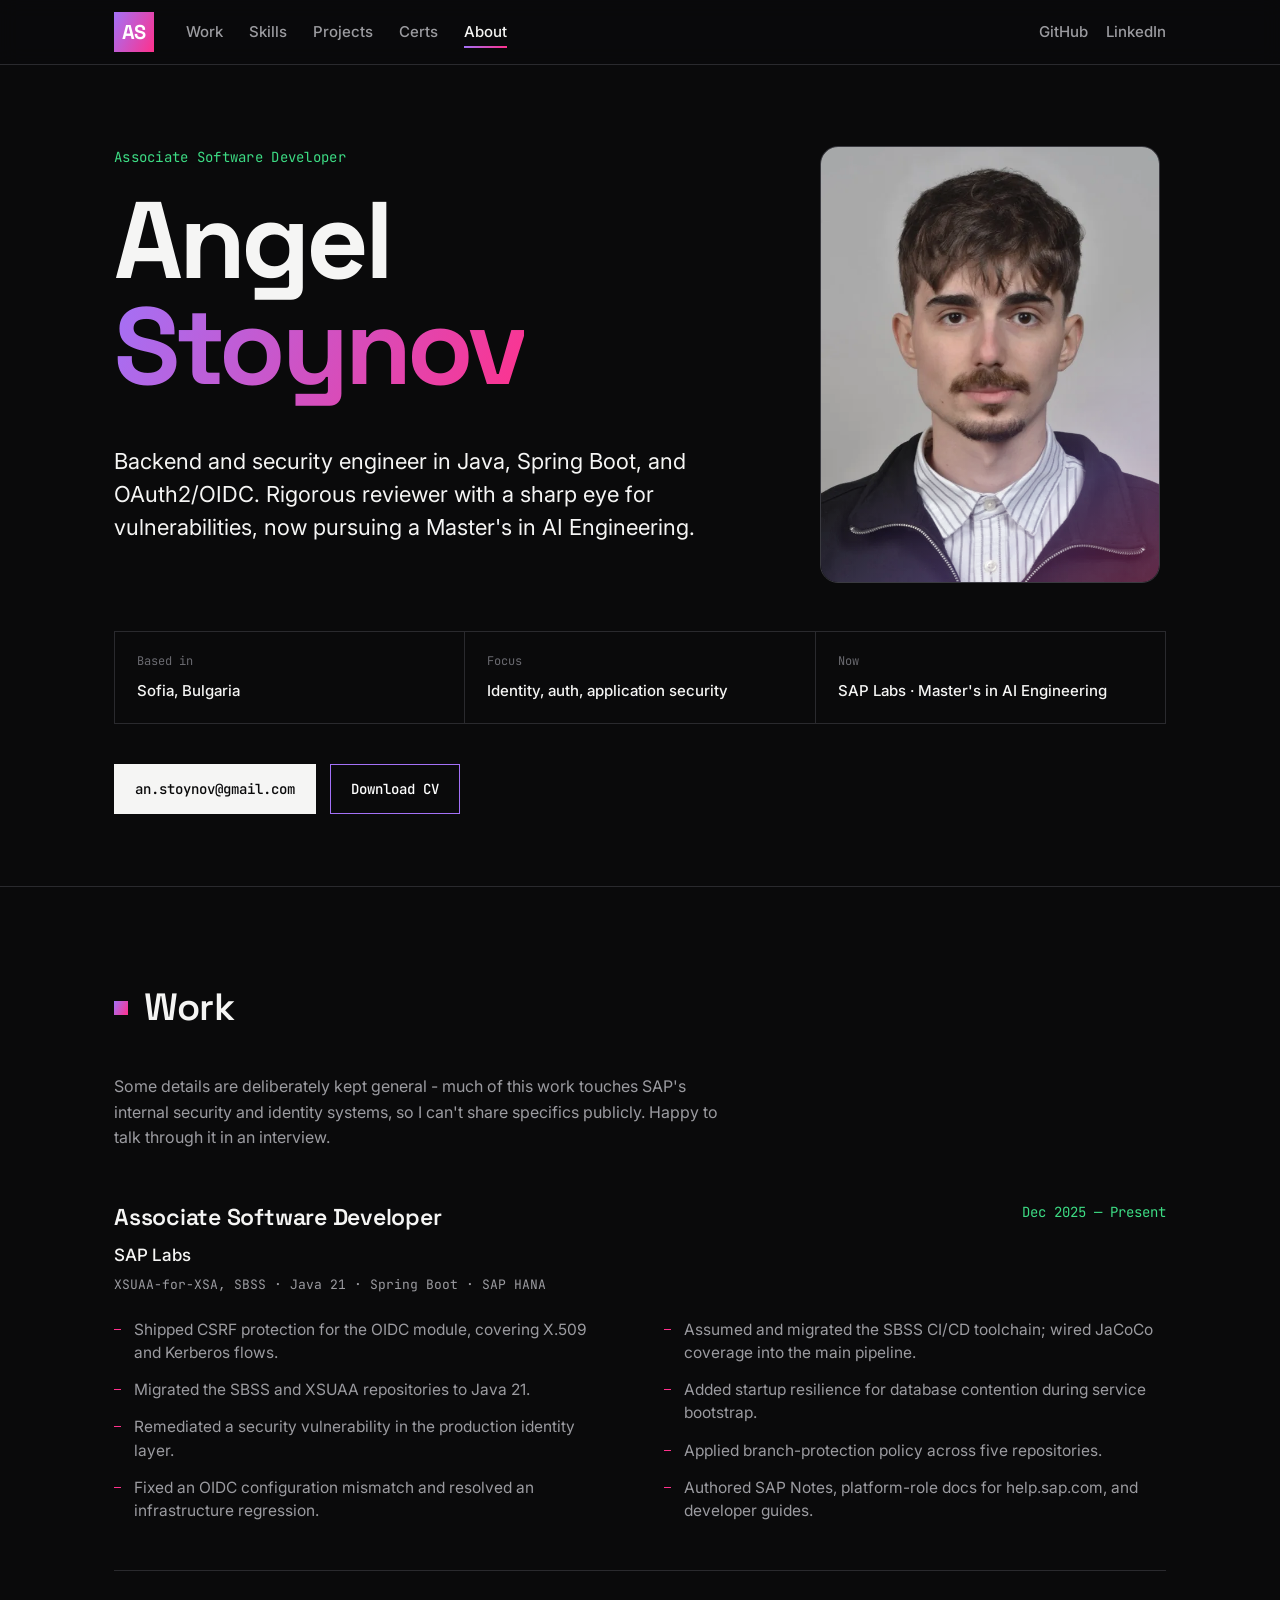
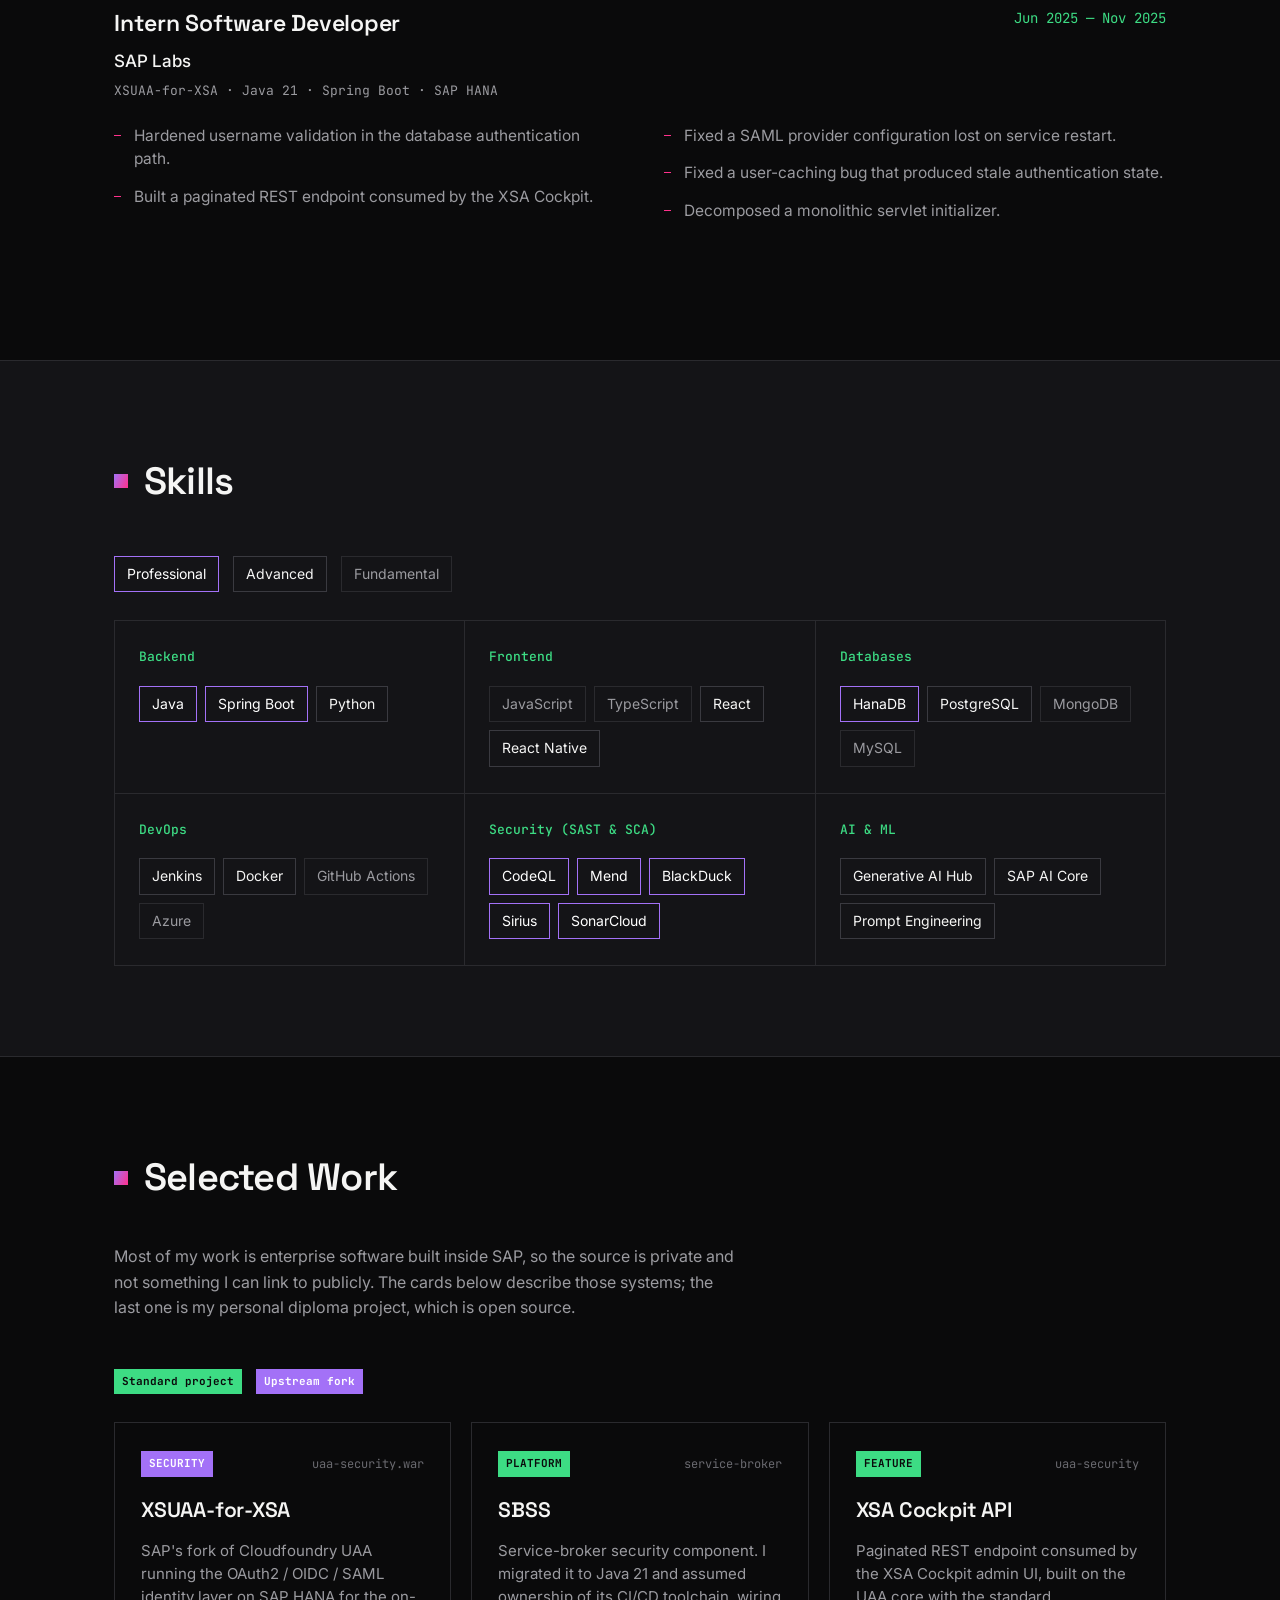
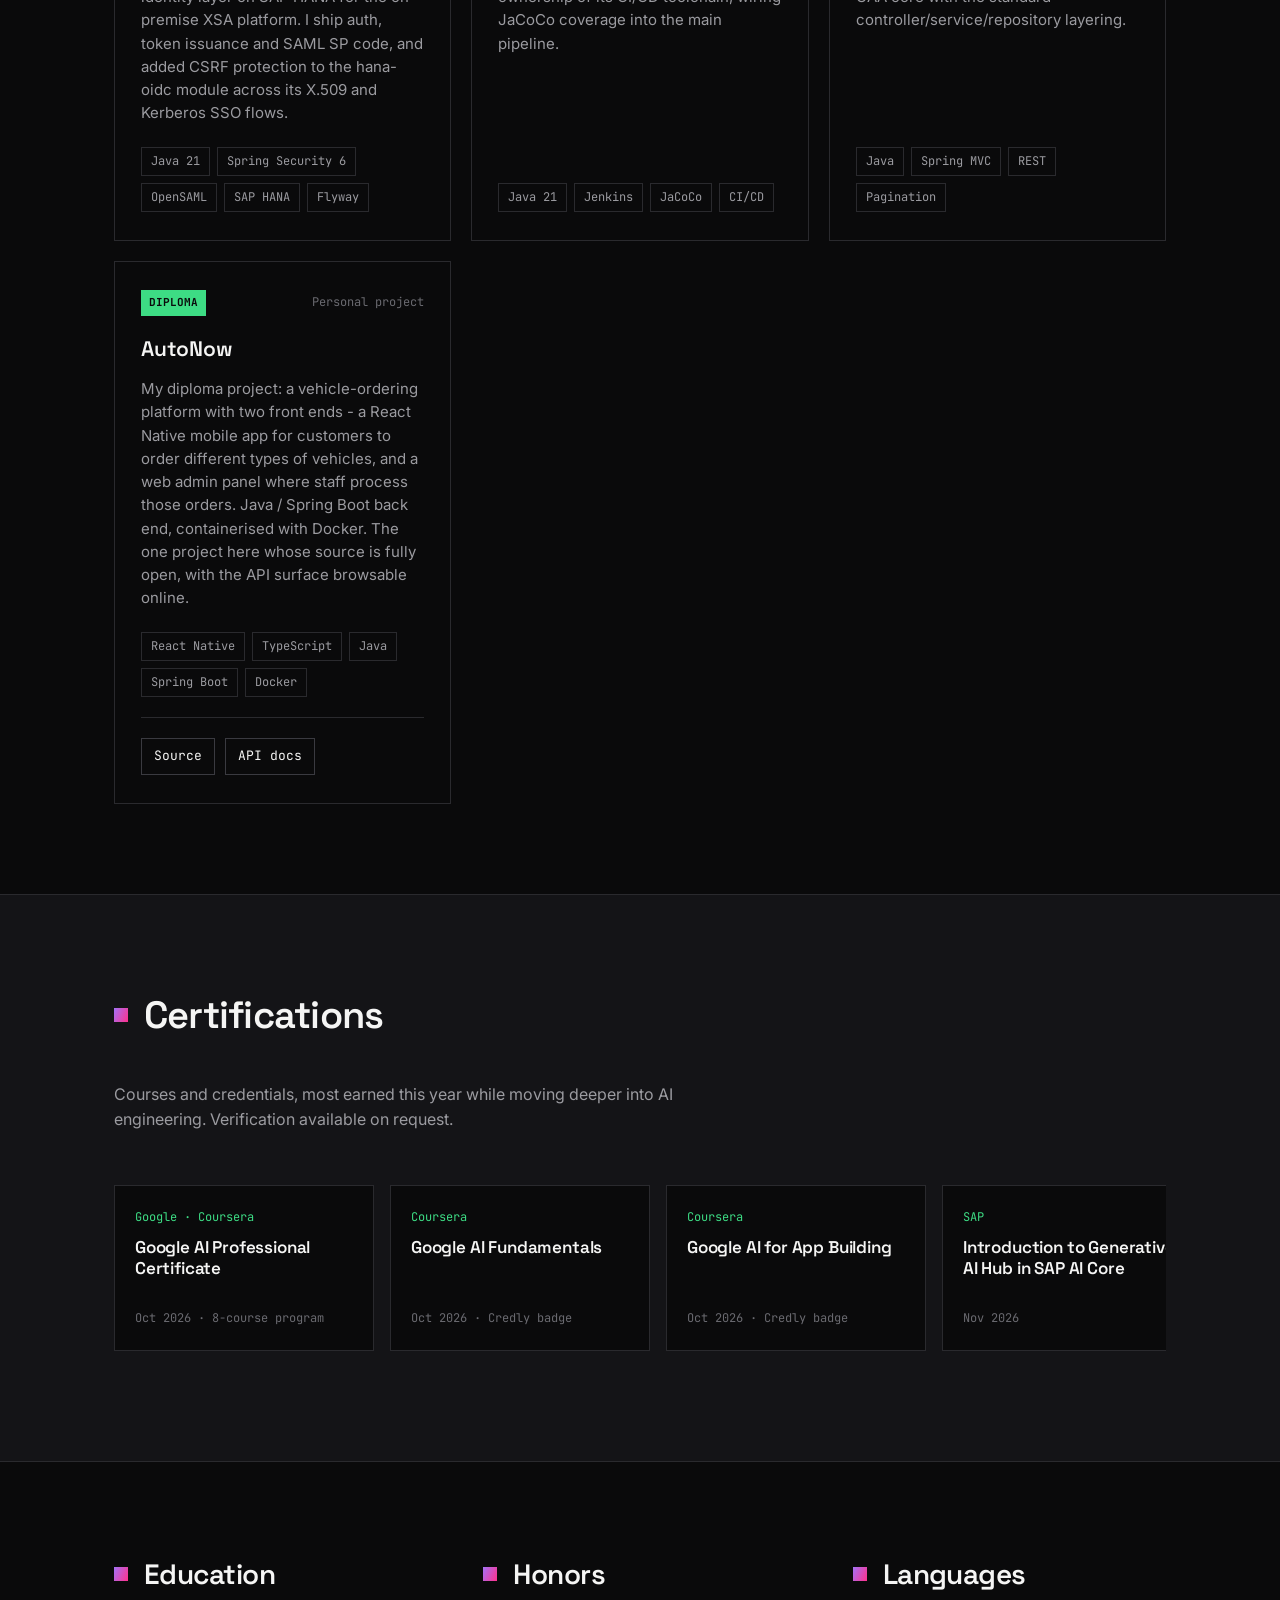
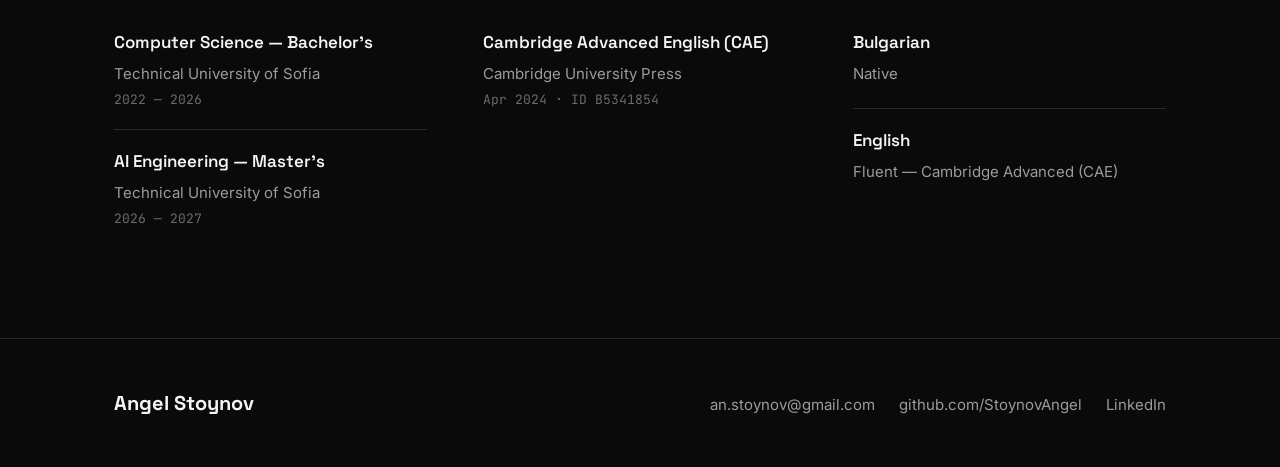
<file: index.html>
<!DOCTYPE html>
<html lang="en">
<head>
  <meta charset="UTF-8" />
  <meta name="viewport" content="width=device-width, initial-scale=1.0" />
  <title>Angel Stoynov — Software &amp; Security Engineer</title>
  <meta name="description" content="Angel Stoynov — backend and security engineer. Java, Spring Boot, OAuth2/OIDC and SAP HANA. Based in Sofia, Bulgaria." />
  <meta name="theme-color" content="#0A0A0B" />
  <meta property="og:url" content="https://stoynovangel.github.io/portfolio/" />
  <link rel="canonical" href="https://stoynovangel.github.io/portfolio/" />
  <meta name="twitter:card" content="summary_large_image" />

  <meta property="og:title" content="Angel Stoynov — Software &amp; Security Engineer" />
  <meta property="og:description" content="Backend and security engineer. Java, Spring Boot, OAuth2/OIDC, SAP HANA." />
  <meta property="og:type" content="website" />
  <meta property="og:image" content="assets/og-image.png" />

  <link rel="icon" href="assets/favicon.svg" type="image/svg+xml" />
  <link rel="preconnect" href="https://fonts.googleapis.com" />
  <link rel="preconnect" href="https://fonts.gstatic.com" crossorigin />
  <link href="https://fonts.googleapis.com/css2?family=Space+Grotesk:wght@400;500;600;700&family=Inter:wght@400;500;600&family=JetBrains+Mono:wght@400;500;700&display=swap" rel="stylesheet" />
  <link rel="stylesheet" href="style.css" />
  <script type="application/ld+json">
  {
    "@context": "https://schema.org",
    "@type": "Person",
    "name": "Angel Stoynov",
    "jobTitle": "Associate Software Developer",
    "email": "mailto:an.stoynov@gmail.com",
    "address": {
      "@type": "PostalAddress",
      "addressLocality": "Sofia",
      "addressCountry": "BG"
    },
    "url": "https://stoynovangel.github.io/portfolio/",
    "sameAs": [
      "https://github.com/StoynovAngel",
      "https://www.linkedin.com/in/angel-stoynov/"
    ],
    "knowsAbout": [
      "Java",
      "Spring Boot",
      "OAuth2",
      "OIDC",
      "SAML",
      "Application Security",
      "SAP HANA"
    ]
  }
  </script>
</head>
<body>
  <a class="skip" href="#main">Skip to content</a>

  <header class="top">
    <div class="wrap top__inner">
      <a class="mark" href="#top" aria-label="Angel Stoynov home">AS</a>
      <button class="nav-toggle" aria-label="Toggle menu" aria-expanded="false" aria-controls="primary-nav">
        <span></span><span></span><span></span>
      </button>
      <nav class="nav" id="primary-nav" aria-label="Primary">
        <a href="#work">Work</a>
        <a href="#skills">Skills</a>
        <a href="#projects">Projects</a>
        <a href="#certs">Certs</a>
        <a href="#about">About</a>
      </nav>
      <div class="top__links">
        <a href="https://github.com/StoynovAngel" rel="me noopener">GitHub</a>
        <a href="#" data-link="linkedin" rel="me noopener">LinkedIn</a>
      </div>
    </div>
  </header>

  <main id="main">
    <!-- HERO -->
    <section class="hero" id="top">
      <div class="wrap">
        <div class="hero__grid">
          <div class="hero__content">
            <p class="hero__role reveal" style="--d:0">Associate Software Developer</p>
            <h1 class="hero__name">
              <span class="hero__line reveal" style="--d:1">Angel</span>
              <span class="hero__line hero__line--cut reveal" style="--d:2">Stoynov</span>
            </h1>
            <p class="hero__lead reveal" style="--d:3">Backend and security engineer in Java, Spring Boot, and OAuth2/OIDC. Rigorous reviewer with a sharp eye for vulnerabilities, now pursuing a Master's in AI Engineering.</p>
          </div>
          <figure class="hero__photo-panel reveal" style="--d:2">
            <picture>
              <source srcset="assets/angel.webp" type="image/webp" />
              <img class="hero__photo" src="assets/angel.jpg" alt="Angel Stoynov" width="760" height="977" loading="eager" decoding="async" onerror="this.closest('.hero__photo-panel').style.display='none'" />
            </picture>
          </figure>
        </div>
        <dl class="hero__meta reveal" style="--d:4">
          <div><dt>Based in</dt><dd>Sofia, Bulgaria</dd></div>
          <div><dt>Focus</dt><dd>Identity, auth, application security</dd></div>
          <div><dt>Now</dt><dd>SAP Labs · Master's in AI Engineering</dd></div>
        </dl>
        <div class="hero__cta reveal" style="--d:5">
          <a class="btn btn--solid js-copy-email" href="mailto:an.stoynov@gmail.com" data-email="an.stoynov@gmail.com">an.stoynov@gmail.com</a>
          <a class="btn btn--accent" href="assets/angel-cv.pdf" download="Angel-Stoynov-CV.pdf">Download CV</a>
        </div>
      </div>
    </section>

    <!-- WORK -->
    <section class="band" id="work">
      <div class="wrap">
        <h2 class="h-section sr"><span class="tick"></span>Work</h2>
        <p class="band__note sr">Some details are deliberately kept general - much of this work touches SAP's internal security and identity systems, so I can't share specifics publicly. Happy to talk through it in an interview.</p>

        <article class="role sr">
          <div class="role__head">
            <div>
              <h3 class="role__title">Associate Software Developer</h3>
              <p class="role__org">SAP Labs</p>
              <p class="role__stack">XSUAA-for-XSA, SBSS · Java 21 · Spring Boot · SAP HANA</p>
            </div>
            <p class="role__when">Dec 2025 — Present</p>
          </div>
          <ul class="role__points">
            <li>Shipped CSRF protection for the OIDC module, covering X.509 and Kerberos flows.</li>
            <li>Migrated the SBSS and XSUAA repositories to Java 21.</li>
            <li>Remediated a security vulnerability in the production identity layer.</li>
            <li>Fixed an OIDC configuration mismatch and resolved an infrastructure regression.</li>
            <li>Assumed and migrated the SBSS CI/CD toolchain; wired JaCoCo coverage into the main pipeline.</li>
            <li>Added startup resilience for database contention during service bootstrap.</li>
            <li>Applied branch-protection policy across five repositories.</li>
            <li>Authored SAP Notes, platform-role docs for help.sap.com, and developer guides.</li>
          </ul>
        </article>

        <article class="role sr">
          <div class="role__head">
            <div>
              <h3 class="role__title">Intern Software Developer</h3>
              <p class="role__org">SAP Labs</p>
              <p class="role__stack">XSUAA-for-XSA · Java 21 · Spring Boot · SAP HANA</p>
            </div>
            <p class="role__when">Jun 2025 — Nov 2025</p>
          </div>
          <ul class="role__points">
            <li>Hardened username validation in the database authentication path.</li>
            <li>Built a paginated REST endpoint consumed by the XSA Cockpit.</li>
            <li>Fixed a SAML provider configuration lost on service restart.</li>
            <li>Fixed a user-caching bug that produced stale authentication state.</li>
            <li>Decomposed a monolithic servlet initializer.</li>
          </ul>
        </article>
      </div>
    </section>

    <!-- SKILLS -->
    <section class="band band--alt" id="skills">
      <div class="wrap">
        <h2 class="h-section sr"><span class="tick"></span>Skills</h2>
        <div class="skills" id="skills-grid"><!-- rendered by script.js --></div>
      </div>
    </section>

    <!-- PROJECTS -->
    <section class="band" id="projects">
      <div class="wrap">
        <h2 class="h-section sr"><span class="tick"></span>Selected Work</h2>
        <p class="band__note sr">
          Most of my work is enterprise software built inside SAP, so the source is private and not something I can link to publicly. The cards below describe those systems; the last one is my personal diploma project, which is open source.
        </p>
        <div class="projects" id="projects-grid"><!-- rendered by script.js --></div>
      </div>
    </section>

    <!-- CERTIFICATIONS -->
    <section class="band band--alt" id="certs">
      <div class="wrap">
        <h2 class="h-section sr"><span class="tick"></span>Certifications</h2>
        <p class="band__note sr">Courses and credentials, most earned this year while moving deeper into AI engineering. Verification available on request.</p>
        <div class="cert-strip" id="cert-strip" role="list"><!-- rendered by script.js --></div>
      </div>
    </section>

    <!-- ABOUT / EDUCATION / CERTS -->
    <section class="band" id="about">
      <div class="wrap about">
        <div class="about__col">
          <h2 class="h-section sr"><span class="tick"></span>Education</h2>
          <article class="line-item sr">
            <h3>Computer Science — Bachelor's</h3>
            <p class="line-item__org">Technical University of Sofia</p>
            <p class="line-item__when">2022 — 2026</p>
          </article>
          <article class="line-item sr">
            <h3>AI Engineering — Master's</h3>
            <p class="line-item__org">Technical University of Sofia</p>
            <p class="line-item__when">2026 — 2027</p>
          </article>
        </div>

        <div class="about__col">
          <h2 class="h-section sr"><span class="tick"></span>Honors</h2>
          <article class="line-item sr">
            <h3>Cambridge Advanced English (CAE)</h3>
            <p class="line-item__org">Cambridge University Press</p>
            <p class="line-item__when">Apr 2024 · ID B5341854</p>
          </article>
        </div>

        <div class="about__col">
          <h2 class="h-section sr"><span class="tick"></span>Languages</h2>
          <article class="line-item sr">
            <h3>Bulgarian</h3>
            <p class="line-item__org">Native</p>
          </article>
          <article class="line-item sr">
            <h3>English</h3>
            <p class="line-item__org">Fluent — Cambridge Advanced (CAE)</p>
          </article>
        </div>
      </div>
    </section>
  </main>

  <footer class="foot">
    <div class="wrap foot__inner">
      <p class="foot__name">Angel Stoynov</p>
      <div class="foot__links">
        <a href="mailto:an.stoynov@gmail.com">an.stoynov@gmail.com</a>
        <a href="https://github.com/StoynovAngel" rel="me noopener">github.com/StoynovAngel</a>
        <a href="#" data-link="linkedin" rel="me noopener">LinkedIn</a>
      </div>
    </div>
  </footer>

  <div class="toast" role="status" aria-live="polite"></div>
  <script src="script.js"></script>
</body>
</html>
</file>
<file: style.css>
/* ============================================================
   Angel Stoynov — portfolio
   JetBrains-adjacent: geometric type, sharp 0-radius panels,
   one diagonal duotone slab as the single bold moment.
   ============================================================ */

:root {
  --bg: #0A0A0B;
  --surface: #141417;
  --surface-2: #19191C;
  --ink: #F5F5F4;
  --muted: #9B9BA0;
  --faint: #6A6A70;
  --line: #2A2A2E;
  --line-strong: #3A3A40;

  /* JetBrains-style duotone + single data accent */
  --violet: #A371F7;
  --pink: #FF318C;
  --green: #3DDC84;
  --grad: linear-gradient(115deg, var(--violet), var(--pink));

  --maxw: 1180px;
  --pad: clamp(20px, 5vw, 64px);

  --f-display: "Space Grotesk", system-ui, sans-serif;
  --f-body: "Inter", system-ui, sans-serif;
  --f-mono: "JetBrains Mono", ui-monospace, monospace;
}

* { box-sizing: border-box; }

html { scroll-behavior: smooth; }
@media (prefers-reduced-motion: reduce) {
  html { scroll-behavior: auto; }
  * { animation: none !important; transition: none !important; }
  .reveal { opacity: 1 !important; transform: none !important; }
  .sr { opacity: 1 !important; transform: none !important; }
}

/* one orchestrated hero reveal on load, staggered by --d */
@keyframes reveal-in {
  from { opacity: 0; transform: translateY(14px); }
  to   { opacity: 1; transform: translateY(0); }
}
.reveal {
  opacity: 0;
  animation: reveal-in 0.6s cubic-bezier(0.22, 1, 0.36, 1) forwards;
  animation-delay: calc(var(--d, 0) * 90ms);
}

/* scroll reveal — IntersectionObserver adds .sr--in */
.sr {
  opacity: 0; transform: translateY(20px);
  transition: opacity .6s cubic-bezier(.22, 1, .36, 1), transform .6s cubic-bezier(.22, 1, .36, 1);
}
.sr--in { opacity: 1; transform: none; }

body {
  margin: 0;
  background: var(--bg);
  color: var(--ink);
  font-family: var(--f-body);
  font-size: 17px;
  line-height: 1.6;
  -webkit-font-smoothing: antialiased;
  text-rendering: optimizeLegibility;
}

.wrap { max-width: var(--maxw); margin: 0 auto; padding-inline: var(--pad); }

a { color: inherit; text-decoration: none; }

.skip {
  position: absolute; left: -999px; top: 0; z-index: 100;
  background: var(--ink); color: var(--bg); padding: 10px 16px; font-weight: 600;
}
.skip:focus { left: 8px; top: 8px; }

:focus-visible { outline: 2px solid var(--green); outline-offset: 3px; }

/* ---------- top bar ---------- */
.top {
  position: sticky; top: 0; z-index: 50;
  background: rgba(10,10,11,0.82);
  backdrop-filter: blur(10px);
  border-bottom: 1px solid var(--line);
}
.top__inner {
  display: flex; align-items: center; gap: 32px;
  height: 64px;
}
.mark {
  font-family: var(--f-display); font-weight: 700; font-size: 20px;
  letter-spacing: -0.02em;
  width: 40px; height: 40px; display: grid; place-items: center;
  background: var(--grad); color: #fff;
}
.nav { display: flex; gap: 26px; margin-right: auto; }
.nav a { color: var(--muted); font-size: 15px; font-weight: 500; transition: color .15s; }
.nav a:hover { color: var(--ink); }
.top__links { display: flex; gap: 18px; font-size: 15px; font-weight: 500; }
.top__links a { color: var(--muted); transition: color .15s; }
.top__links a:hover { color: var(--green); }

/* active nav link: ink color + gradient underline */
.nav a.is-active { color: var(--ink); position: relative; }
.nav a.is-active::after {
  content: ""; position: absolute; left: 0; right: 0; bottom: -4px;
  height: 2px; background: var(--grad);
}

/* mobile nav toggle (hamburger) — hidden on desktop */
.nav-toggle {
  display: none; flex-direction: column; gap: 5px;
  width: 40px; height: 40px; align-items: center; justify-content: center;
  background: transparent; border: 1px solid var(--line-strong); cursor: pointer;
}
.nav-toggle span { display: block; width: 18px; height: 2px; background: var(--ink); transition: transform .2s, opacity .2s; }
.nav-toggle[aria-expanded="true"] span:nth-child(1) { transform: translateY(7px) rotate(45deg); }
.nav-toggle[aria-expanded="true"] span:nth-child(2) { opacity: 0; }
.nav-toggle[aria-expanded="true"] span:nth-child(3) { transform: translateY(-7px) rotate(-45deg); }

@media (max-width: 720px) {
  .nav-toggle { display: flex; }
  .nav {
    position: absolute; top: 64px; left: 0; right: 0;
    flex-direction: column; gap: 0;
    background: var(--bg); border-bottom: 1px solid var(--line);
    padding: 8px var(--pad); display: none;
  }
  .nav.nav--open { display: flex; }
  .nav a { padding: 12px 0; }
}

/* ---------- hero ---------- */
.hero { padding: clamp(48px, 9vh, 96px) 0 clamp(48px, 8vh, 96px); position: relative; overflow: hidden; }
.hero__grid {
  display: grid; grid-template-columns: minmax(0, 1.3fr) minmax(0, 0.7fr);
  gap: clamp(28px, 5vw, 72px); align-items: stretch;
}
.hero__content { display: flex; flex-direction: column; justify-content: flex-start; min-width: 0; }
.hero__role {
  font-family: var(--f-mono); font-size: 14px; color: var(--green);
  margin: 0 0 22px; letter-spacing: 0.02em;
}
.hero__photo-panel {
  margin: 0; position: relative; justify-self: stretch;
  width: 100%; max-width: 340px; height: 100%;
  border: 1px solid var(--line-strong);
  border-radius: 18px; overflow: hidden;
}
.hero__photo-panel::after {
  content: ""; position: absolute; inset: 0;
  background: linear-gradient(145deg, transparent 55%, rgba(163,113,247,0.28), rgba(255,49,140,0.30));
  mix-blend-mode: screen; pointer-events: none;
}
.hero__photo { width: 100%; height: 100%; object-fit: cover; display: block; filter: grayscale(0.15) contrast(1.02); }
@media (max-width: 820px) {
  .hero__grid { grid-template-columns: 1fr; gap: 28px; }
  .hero__photo-panel { justify-self: start; order: -1; max-width: 240px; }
}
.hero__name {
  font-family: var(--f-display); font-weight: 700;
  font-size: clamp(52px, 8.5vw, 112px); line-height: 0.94;
  letter-spacing: -0.04em; margin: 0 0 30px;
}
.hero__line { display: block; }
.hero__line--cut {
  width: fit-content;
  line-height: 1; padding-bottom: 0.12em;
  background: var(--grad);
  -webkit-background-clip: text; background-clip: text;
  color: transparent;
}
.hero__lead {
  max-width: 58ch; font-size: clamp(18px, 2.2vw, 22px); line-height: 1.5;
  color: var(--ink); margin: 0;
}
.hero__meta {
  display: grid; grid-template-columns: repeat(3, minmax(0,1fr));
  gap: 1px; background: var(--line); border: 1px solid var(--line);
  margin: clamp(32px, 5vw, 48px) 0 40px;
}
.hero__meta > div { background: var(--bg); padding: 20px 22px; }
.hero__meta dt { font-family: var(--f-mono); font-size: 12px; color: var(--faint); margin-bottom: 8px; }
.hero__meta dd { margin: 0; font-size: 15px; color: var(--ink); font-weight: 500; }
@media (max-width: 720px) { .hero__meta { grid-template-columns: 1fr; } }

.hero__cta { display: flex; gap: 14px; flex-wrap: wrap; }
.btn {
  font-family: var(--f-mono); font-size: 14px; font-weight: 500;
  padding: 13px 20px; border: 1px solid var(--line-strong);
  color: var(--ink); transition: border-color .15s, background .15s, color .15s;
}
.btn:hover { border-color: var(--ink); }
.btn--solid { background: var(--ink); color: var(--bg); border-color: var(--ink); }
.btn--solid:hover { background: transparent; color: var(--ink); }
.btn--accent { border-color: var(--violet); color: #fff; }
.btn--accent:hover { background: var(--grad); border-color: transparent; color: #fff; }

/* ---------- section bands ---------- */
.band { padding: clamp(60px, 10vh, 120px) 0; border-top: 1px solid var(--line); }
.band--alt { background: var(--surface); }
.band__note { max-width: 62ch; color: var(--muted); margin: -8px 0 48px; font-size: 16px; }

.h-section {
  font-family: var(--f-display); font-weight: 600;
  font-size: clamp(26px, 4vw, 38px); letter-spacing: -0.02em;
  margin: 0 0 44px; display: flex; align-items: center; gap: 16px;
}
.tick { width: 14px; height: 14px; background: var(--grad); display: inline-block; flex: none; }

/* ---------- work / roles ---------- */
.role { padding: 34px 0; border-top: 1px solid var(--line); }
.role:first-of-type { border-top: none; padding-top: 0; }
.role__head {
  display: flex; justify-content: space-between; gap: 24px;
  flex-wrap: wrap; margin-bottom: 22px;
}
.role__title { font-family: var(--f-display); font-weight: 600; font-size: 23px; margin: 0 0 6px; letter-spacing: -0.01em; }
.role__org { margin: 0 0 6px; color: var(--ink); font-weight: 500; }
.role__stack { margin: 0; font-family: var(--f-mono); font-size: 13px; color: var(--muted); }
.role__when { font-family: var(--f-mono); font-size: 14px; color: var(--green); white-space: nowrap; margin: 2px 0 0; }
.role__points {
  margin: 0; padding: 0; list-style: none;
  columns: 2; column-gap: 48px;
}
.role__points li {
  break-inside: avoid; padding: 0 0 14px 20px; position: relative;
  color: var(--muted); font-size: 15.5px; line-height: 1.5;
}
.role__points li::before {
  content: ""; position: absolute; left: 0; top: 11px;
  width: 7px; height: 1px; background: var(--pink);
}
@media (max-width: 760px) { .role__points { columns: 1; } }

/* ---------- skills ---------- */
.skills { display: grid; grid-template-columns: repeat(3, 1fr); gap: 1px; background: var(--line); border: 1px solid var(--line); }
@media (max-width: 900px) { .skills { grid-template-columns: repeat(2, 1fr); } }
@media (max-width: 560px) { .skills { grid-template-columns: 1fr; } }
.skill-group { background: var(--bg); padding: 26px 24px; }
.band--alt .skill-group { background: var(--surface); }
.skill-group h3 { font-family: var(--f-mono); font-size: 13px; color: var(--green); margin: 0 0 18px; font-weight: 500; }
.skill-tags { display: flex; flex-wrap: wrap; gap: 8px; }
.skill-tag {
  font-size: 14px; padding: 6px 12px; border: 1px solid var(--line-strong);
  color: var(--ink);
}
.skill-tag[data-level="pro"] { border-color: var(--violet); color: #fff; }
.skill-tag[data-level="adv"] { border-color: var(--line-strong); }
.skill-tag[data-level="fund"] { color: var(--muted); border-color: var(--line); }
.skill-legend, .project-legend { display: flex; flex-wrap: wrap; gap: 14px; margin-bottom: 28px; align-items: center; }
.legend-item { display: inline-flex; align-items: center; }

/* ---------- projects ---------- */
.projects { display: grid; grid-template-columns: repeat(auto-fit, minmax(300px, 1fr)); gap: 20px; }
.project {
  display: flex; flex-direction: column;
  border: 1px solid var(--line); background: var(--bg);
  padding: 28px 26px; transition: border-color .18s, transform .18s;
}
.band--alt .project { background: var(--surface-2); }
.project:hover { border-color: var(--line-strong); transform: translateY(-3px); }
.project__top { display: flex; align-items: center; justify-content: space-between; margin-bottom: 16px; }
.project__badge { font-family: var(--f-mono); font-size: 11px; color: var(--bg); background: var(--green); padding: 4px 8px; font-weight: 700; }
.project__badge--fork { background: var(--violet); color: #fff; }
.project__module { font-family: var(--f-mono); font-size: 12px; color: var(--faint); }
.project__title { font-family: var(--f-display); font-weight: 600; font-size: 21px; margin: 0 0 12px; letter-spacing: -0.01em; }
.project__desc { color: var(--muted); font-size: 15px; line-height: 1.55; margin: 0 0 22px; flex: 1; }
.project__tags { display: flex; flex-wrap: wrap; gap: 7px; }
.project__tags span { font-family: var(--f-mono); font-size: 12px; color: var(--muted); border: 1px solid var(--line); padding: 4px 9px; }
.project__links { display: flex; gap: 10px; flex-wrap: wrap; margin-top: 20px; padding-top: 20px; border-top: 1px solid var(--line); }
.project__link {
  font-family: var(--f-mono); font-size: 13px; color: var(--ink);
  border: 1px solid var(--line-strong); padding: 7px 12px;
  transition: border-color .15s, color .15s;
}
.project__link:hover { color: var(--green); border-color: var(--green); }

/* ---------- certifications strip ---------- */
.cert-strip {
  display: grid; grid-auto-flow: column; grid-auto-columns: minmax(260px, 300px);
  gap: 16px; overflow-x: auto; overflow-y: hidden;
  padding: 4px 0 20px; scroll-snap-type: x proximity;
  scrollbar-width: thin; scrollbar-color: var(--line-strong) transparent;
}
.cert-strip::-webkit-scrollbar { height: 8px; }
.cert-strip::-webkit-scrollbar-thumb { background: var(--line-strong); }
.cert-strip::-webkit-scrollbar-track { background: transparent; }
.cert {
  scroll-snap-align: start; display: flex; flex-direction: column; gap: 10px;
  min-height: 150px; padding: 22px 20px; background: var(--bg);
  border: 1px solid var(--line);
}
.cert__issuer { font-family: var(--f-mono); font-size: 12px; color: var(--green); }
.cert__title { font-family: var(--f-display); font-weight: 600; font-size: 17px; line-height: 1.25; letter-spacing: -0.01em; color: var(--ink); }
.cert__foot { margin-top: auto; font-family: var(--f-mono); font-size: 12px; color: var(--faint); }

/* ---------- about grid ---------- */
.about { display: grid; grid-template-columns: repeat(3, 1fr); gap: 56px; }
.about .h-section { font-size: clamp(22px, 3vw, 28px); margin-bottom: 32px; }
.about__col .line-item { padding: 18px 0; border-top: 1px solid var(--line); }
.about__col .line-item:first-of-type { border-top: none; padding-top: 0; }
.line-item h3 { font-family: var(--f-display); font-weight: 600; font-size: 17px; margin: 0 0 6px; }
.line-item__org { margin: 0 0 4px; color: var(--muted); font-size: 15px; }
.line-item__when { margin: 0; font-family: var(--f-mono); font-size: 13px; color: var(--faint); }
@media (max-width: 860px) { .about { grid-template-columns: 1fr; gap: 40px; } }

/* ---------- footer ---------- */
.foot { border-top: 1px solid var(--line); padding: 48px 0; }
.foot__inner { display: flex; flex-wrap: wrap; align-items: baseline; gap: 20px 40px; }
.foot__name { font-family: var(--f-display); font-weight: 700; font-size: 20px; margin: 0; margin-right: auto; }
.foot__links { display: flex; gap: 24px; flex-wrap: wrap; }
.foot__links a { color: var(--muted); font-size: 15px; transition: color .15s; }
.foot__links a:hover { color: var(--green); }
.foot__fine { width: 100%; margin: 8px 0 0; font-family: var(--f-mono); font-size: 12px; color: var(--faint); }

/* ---------- toast (copy-email confirmation) ---------- */
.toast {
  position: fixed; left: 50%; bottom: 28px;
  transform: translateX(-50%) translateY(16px);
  background: var(--ink); color: var(--bg);
  font-family: var(--f-mono); font-size: 14px; padding: 12px 20px;
  opacity: 0; pointer-events: none;
  transition: opacity .2s, transform .2s; z-index: 80;
}
.toast--show { opacity: 1; transform: translateX(-50%) translateY(0); }
</file>
